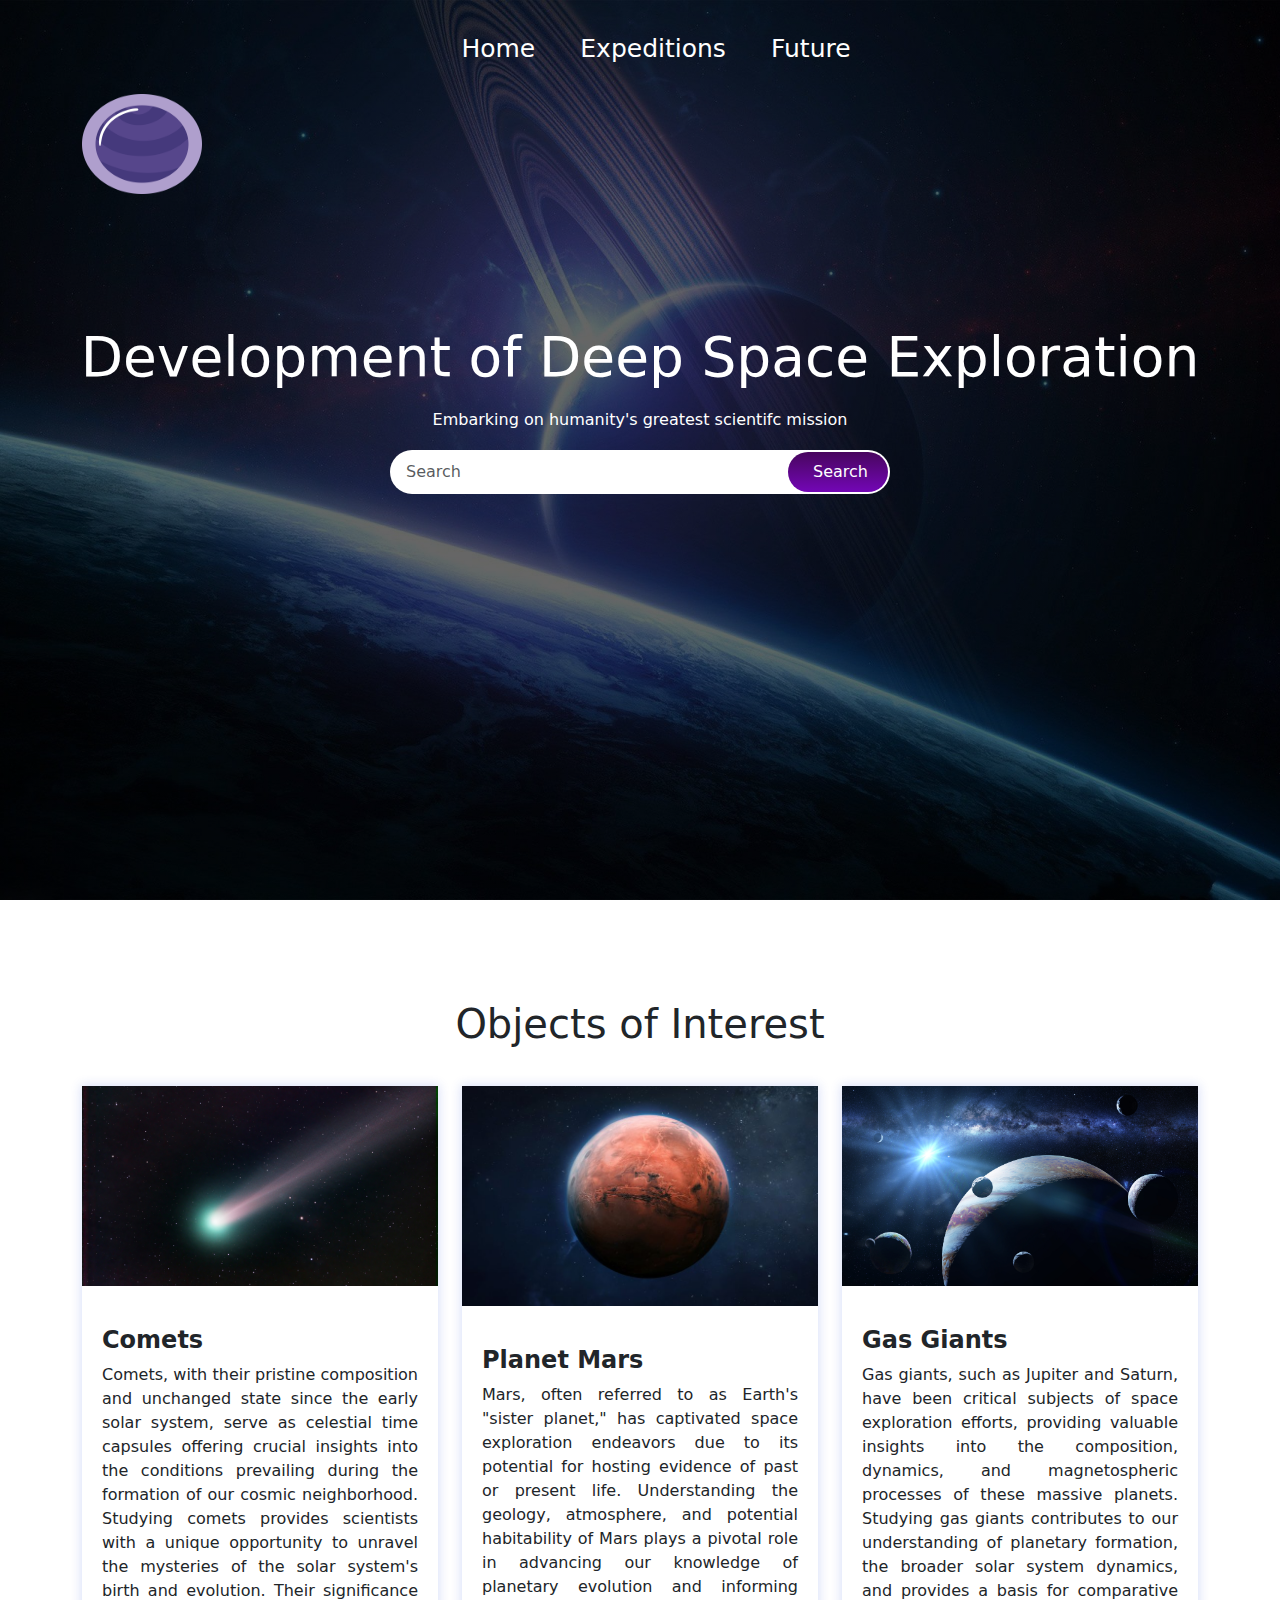
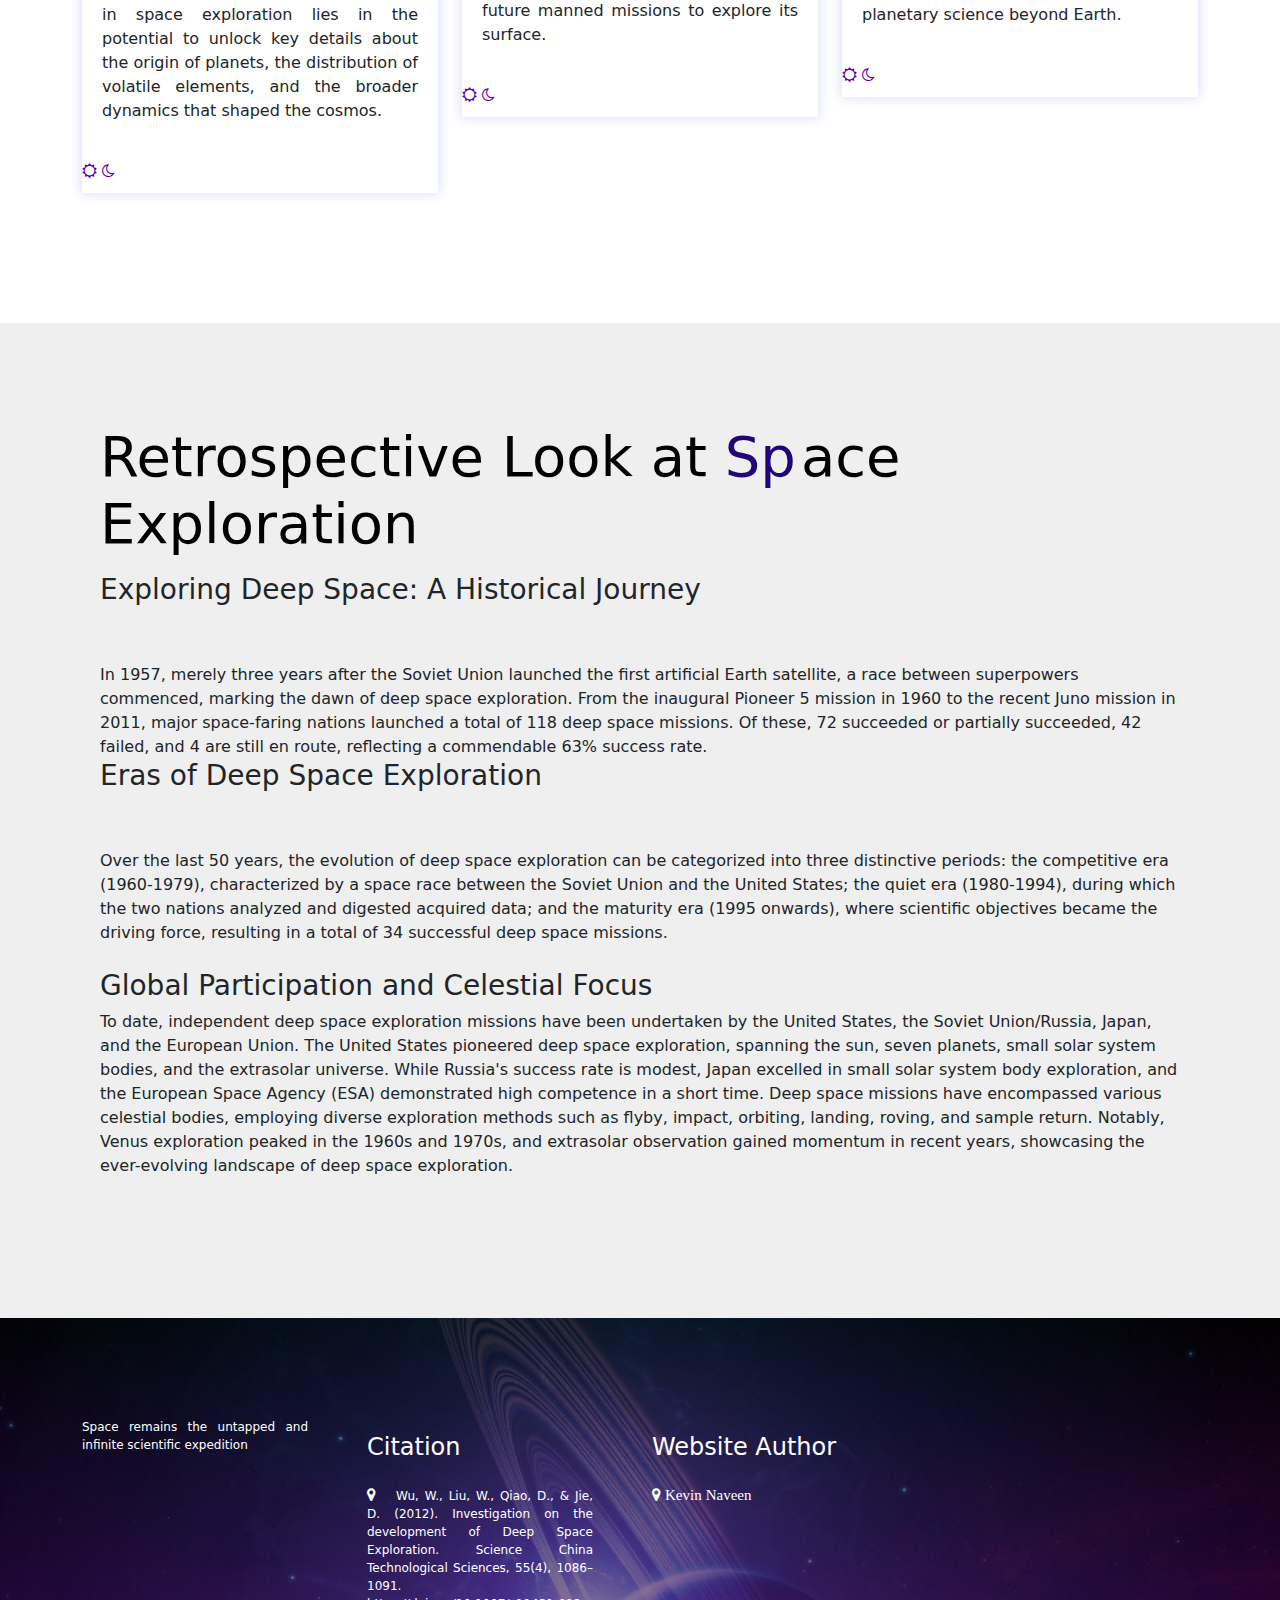
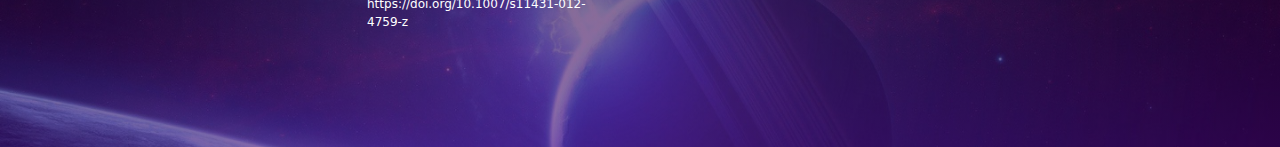
<file: index.html>
<html>

<head>
    <title>Development of Space Exploration Site</title>
    <link rel="stylesheet" href="Styles.css">
    <meta name="viewport" content="width=device-wdith, initial-scale=1.0">
    <!-- the link to the boostrap cdn  -->
    <link rel="stylesheet" href="https://cdn.jsdelivr.net/npm/bootstrap@5.2.3/dist/css/bootstrap.min.css">

    <link rel="stylesheet" href=" https://cdnjs.cloudflare.com/ajax/libs/font-awesome/4.7.0/css/font-awesome.css">







<body>

    <section class="header">
        <div class="container">
            <div id="nav-bar">
                <nav>

                    <ul>
                        <li class="nav-item"><a href="index.html"> Home </a></li>
                        <li class="nav-item"><a href="expeditions.html"> Expeditions</a></li>
                        <li class="nav-item"><a href="future.html"> Future </a></li>

                    </ul>
                </nav>

            </div>

            <img src="/Images/space-icon.png" alt="Planet icon">

        </div>
        <h1>Development of Deep Space Exploration</h1>
        <p>Embarking on humanity's greatest scientifc mission</p>

        <!-- bootstrap search button code -->
        <div class="input-group">
            <input type="text" class="form-control" placeholder="Search">
            <div class="input-group-append">
                <button type="button" class="input-group-text btn">Search</button>

            </div>
        </div>

    </section>

    <section class="features">
        <h1> Objects of Interest</h1>
        <div class="container">
            <div class="row">
                <div class="col-md-4">
                    <div class="feature-box">
                        <div class="feature-img">

                            <img src="Images/comets.jpg" alt="comet">

                        </div>
                        <div class="feature-details">
                            <h4>Comets</h4>
                            <p>Comets, with their pristine composition and unchanged state since the early solar system,
                                serve as celestial time capsules offering crucial insights into the conditions
                                prevailing during the formation of our cosmic neighborhood. Studying comets provides
                                scientists with a unique opportunity to unravel the mysteries of the solar system's
                                birth and evolution. Their significance in space exploration lies in the potential to
                                unlock key details about the origin of planets, the distribution of volatile elements,
                                and the broader dynamics that shaped the cosmos. </p>
                        </div>


                        <span><i class="fa fa-sun-o" aria-hidden="true"></i></span>
                        <span><i class="fa fa-moon-o" aria-hidden="true"></i></span>
                    </div>
                </div>
                <div class="col-md-4">
                    <div class="feature-box">
                        <div class="feature-img">

                            <img src="Images/mars.jpeg" alt="Mars">

                        </div>
                        <div class="feature-details">
                            <h4>Planet Mars</h4>
                            <p>Mars, often referred to as Earth's "sister planet," has captivated space exploration
                                endeavors due to its potential for hosting evidence of past or present life.
                                Understanding the geology, atmosphere, and potential habitability of Mars plays a
                                pivotal role in advancing our knowledge of planetary evolution and informing future
                                manned missions to explore its surface. </p>
                        </div>

                        <span><i class="fa fa-sun-o" aria-hidden="true"></i></span>
                        <span><i class="fa fa-moon-o" aria-hidden="true"></i></span>
                    </div>


                </div>
                <div class="col-md-4">
                    <div class="feature-box">
                        <div class="feature-img">

                            <img src="Images/gas-giants.jpg" alt="Gas Giant Picture">

                        </div>
                        <div class="feature-details">
                            <h4>Gas Giants</h4>
                            <p>Gas giants, such as Jupiter and Saturn, have been critical subjects of space exploration
                                efforts, providing valuable insights into the composition, dynamics, and magnetospheric
                                processes of these massive planets. Studying gas giants contributes to our understanding
                                of planetary formation, the broader solar system dynamics, and provides a basis for
                                comparative planetary science beyond Earth. </p>
                        </div>


                        <span><i class="fa fa-sun-o" aria-hidden="true"></i></span>
                        <span><i class="fa fa-moon-o" aria-hidden="true"></i></span>
                    </div>

                </div>
            </div>
        </div>

    </section>



    <div class="sec">
        <div class="sec-title">
            <h2>Retrospective Look at </h2>
            <h2 style="color: rgb(33, 4, 120);">Sp</h2>
            <h2>ace Exploration</h2>

        </div>

        <p>
        <h3>Exploring Deep Space: A Historical Journey</h3>
        <br><br>

        In 1957, merely three years after the Soviet Union launched the first artificial Earth satellite, a race
        between superpowers commenced, marking the dawn of deep space exploration. From the inaugural Pioneer 5
        mission in 1960 to the recent Juno mission in 2011, major space-faring nations launched a total of 118
        deep space missions. Of these, 72 succeeded or partially succeeded, 42 failed, and 4 are still en route,
        reflecting a commendable 63% success rate.
        <br>

        <h3>Eras of Deep Space Exploration</h3>
        <br>
        <br>

        Over the last 50 years, the evolution of deep space exploration can be categorized into three
        distinctive periods: the competitive era (1960-1979), characterized by a space race between the Soviet
        Union and the United States; the quiet era (1980-1994), during which the two nations analyzed and
        digested acquired data; and the maturity era (1995 onwards), where scientific objectives became the
        driving force, resulting in a total of 34 successful deep space missions.
        <br>
        <br>

        <h3>Global Participation and Celestial Focus</h3>

        To date, independent deep space exploration missions have been undertaken by the United States, the
        Soviet Union/Russia, Japan, and the European Union. The United States pioneered deep space exploration,
        spanning the sun, seven planets, small solar system bodies, and the extrasolar universe. While Russia's
        success rate is modest, Japan excelled in small solar system body exploration, and the European Space
        Agency (ESA) demonstrated high competence in a short time. Deep space missions have encompassed various
        celestial bodies, employing diverse exploration methods such as flyby, impact, orbiting, landing,
        roving, and sample return. Notably, Venus exploration peaked in the 1960s and 1970s, and extrasolar
        observation gained momentum in recent years, showcasing the ever-evolving landscape of deep space
        exploration.
        <br><br>




        </p>
    </div>





    <section class="footer">
        <div class="container">
            <div class="row">
                <div class="col-md-3">
                    <!-- <img src="Images/sp" class="footer-logo" alt=""> -->
                    <p>Space remains the untapped and infinite scientific expedition</p>

                </div>
                <div class="col-md-3">
                    <h4>Citation</h4>
                    <p> <i class="fa fa-map-marker" aria-hidden="true"></i>Wu, W., Liu, W., Qiao, D., &amp; Jie, D.
                        (2012). Investigation on the development of Deep Space Exploration. Science China Technological
                        Sciences, 55(4), 1086–1091. https://doi.org/10.1007/s11431-012-4759-z
                    </p>



                </div>
                <div class="col-md-3">
                    <h4>Website Author</h4>
                    <p><i class="fa fa-map-marker" aria-hidden="true"> Kevin Naveen</i></p>



                </div>
                <div class="col-md-3">

                </div>
            </div>

        </div>
    </section>
</body>
</head>

</html>
</file>
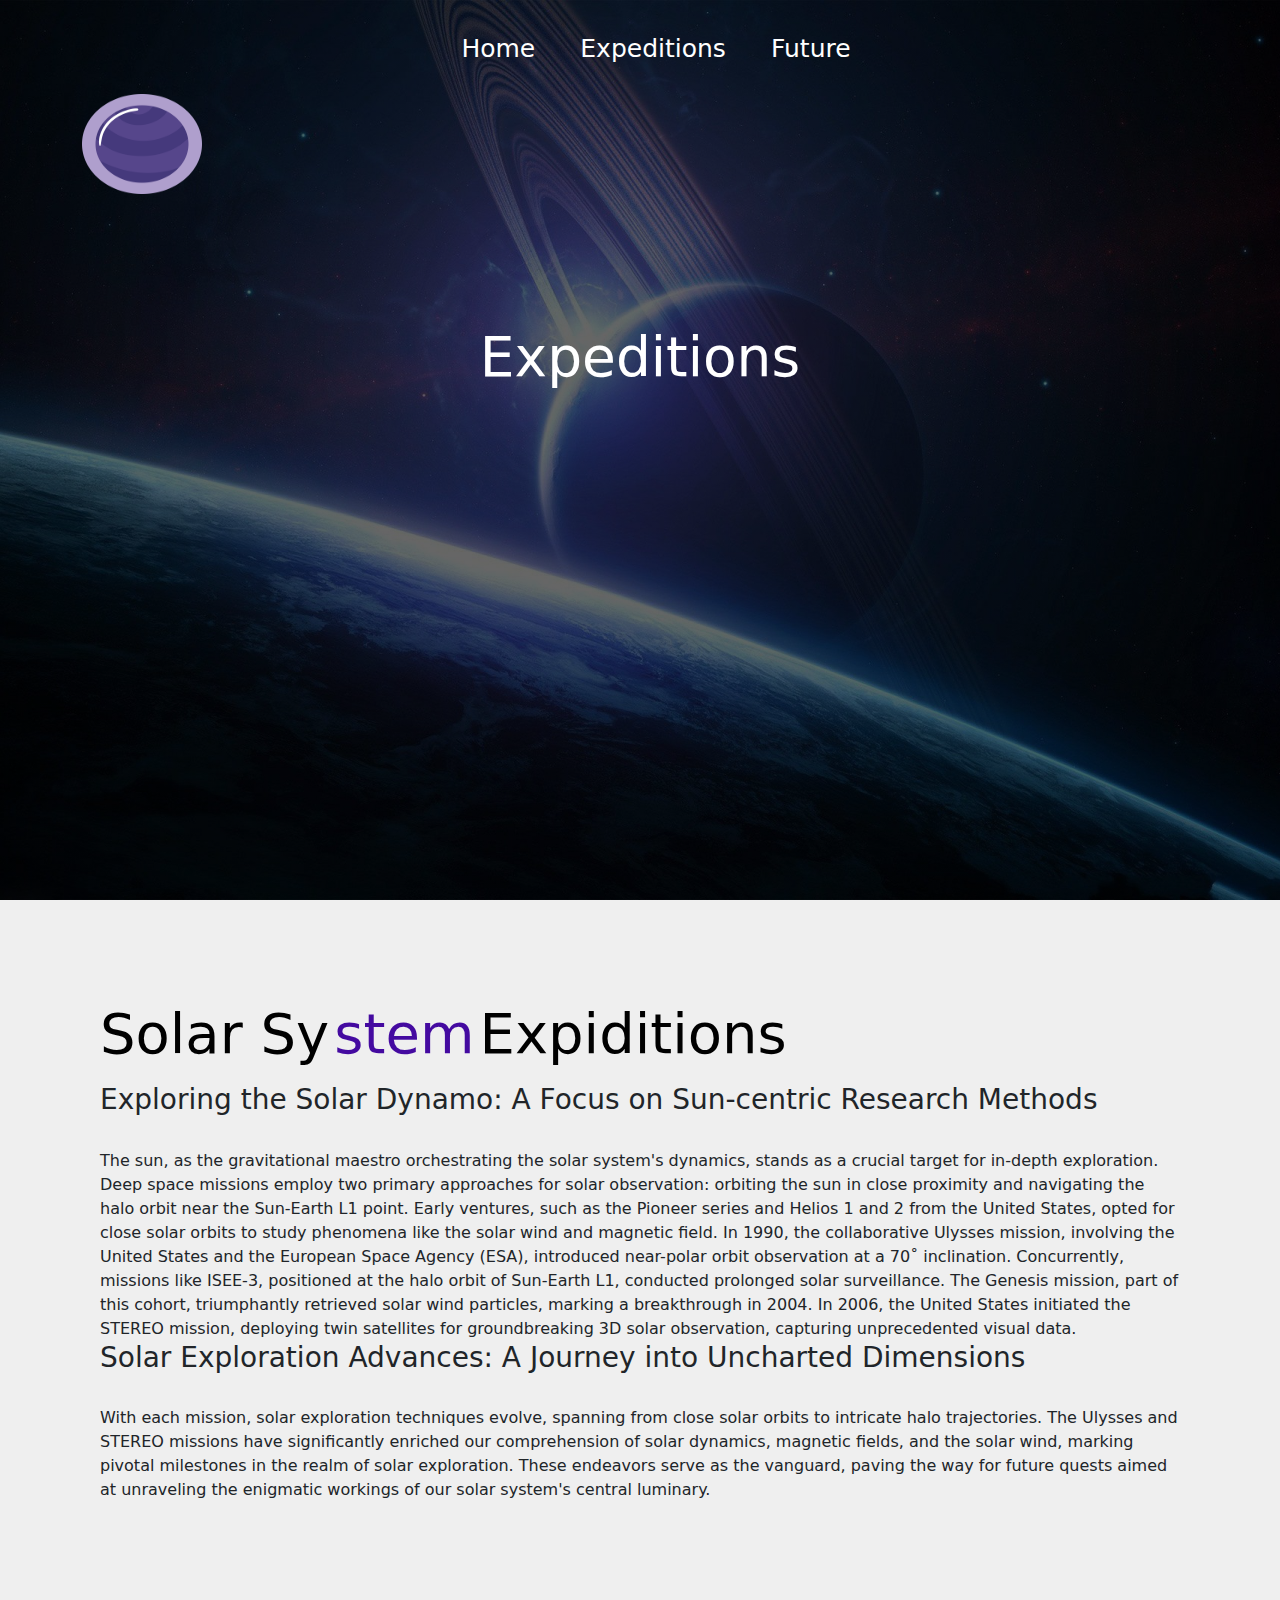
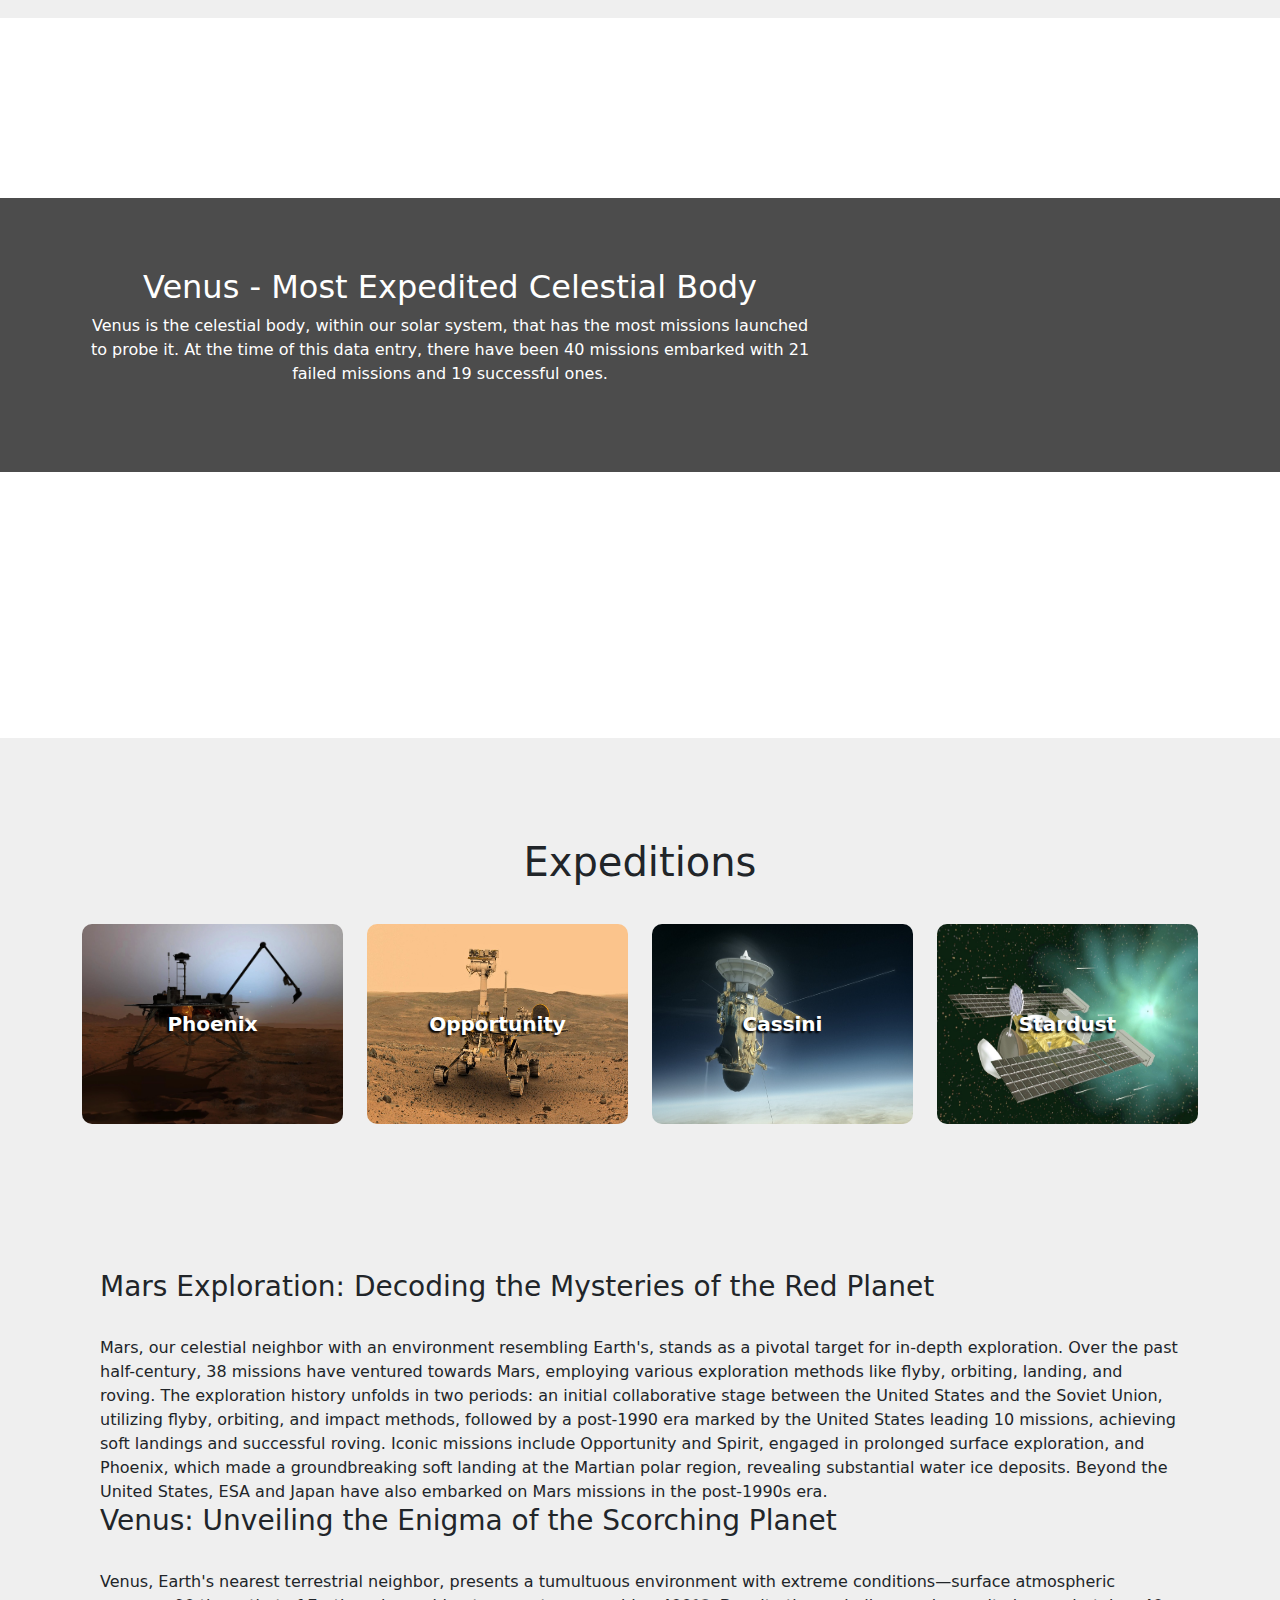
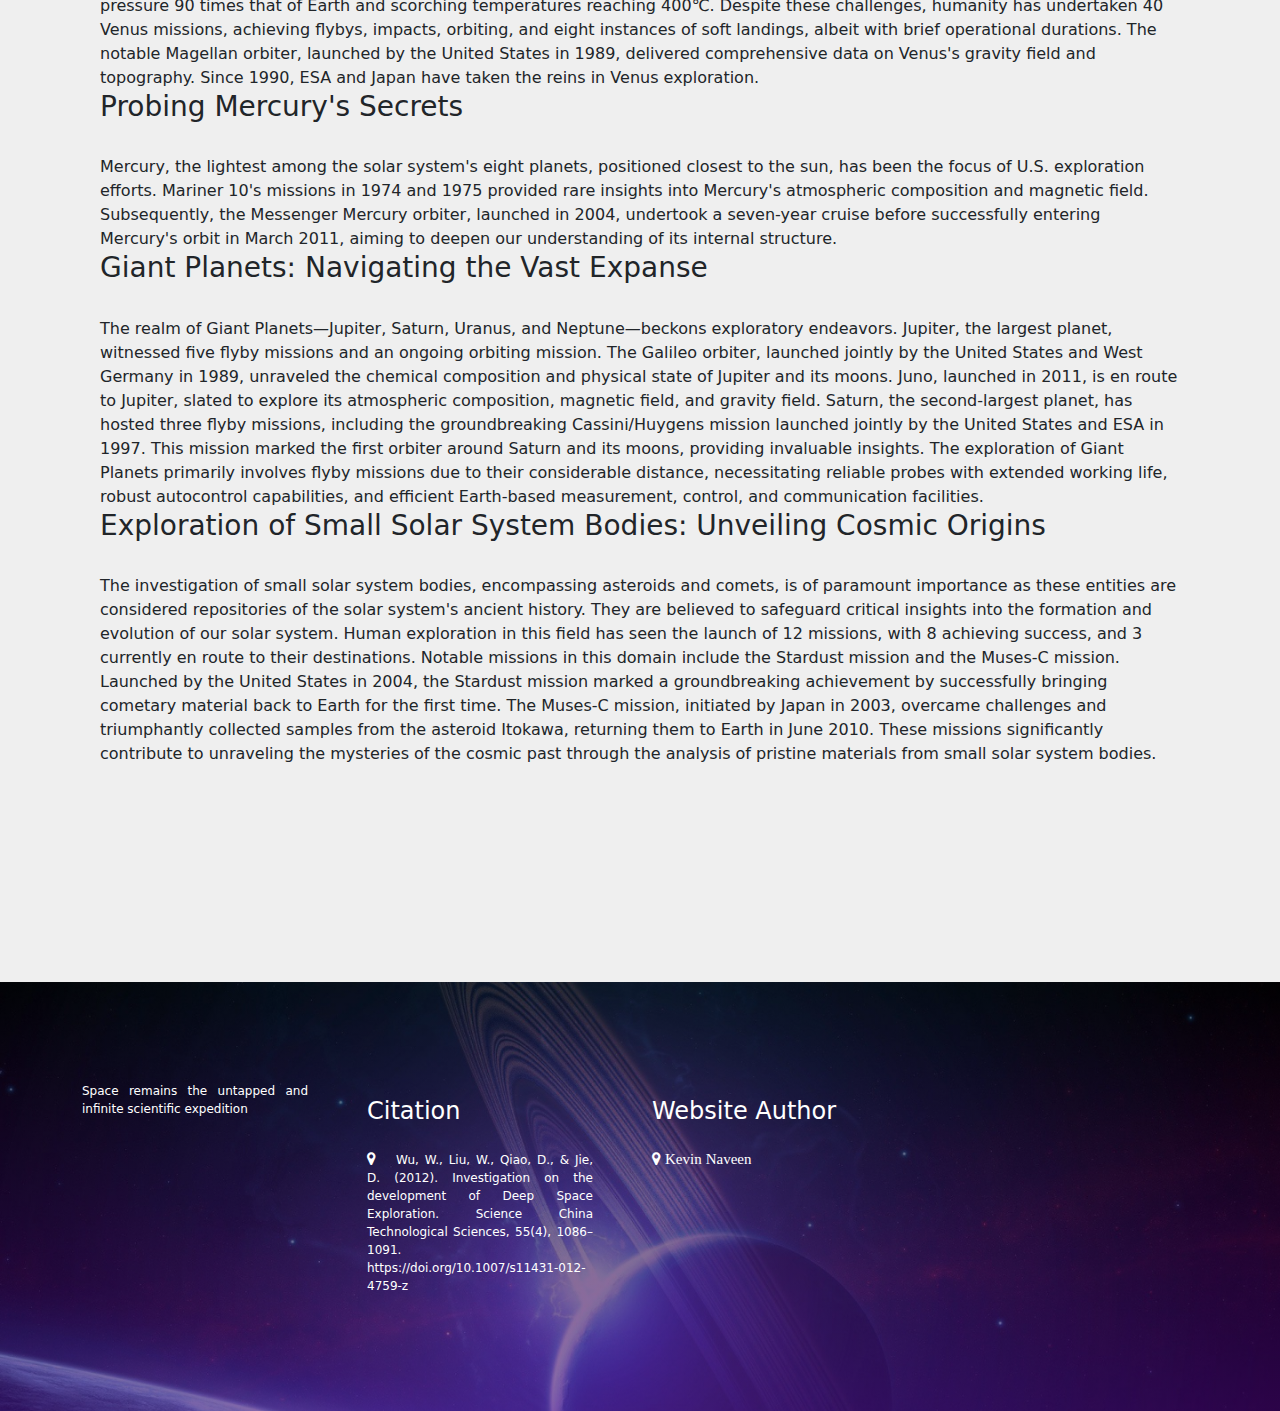
<file: expeditions.html>
<html>

<head>
    <title>Space Exploration</title>
    <link rel="stylesheet" href="Styles.css">
    <meta name="viewport" content="width=device-wdith, initial-scale=1.0">
    <!-- the link to the boostrap cdn  -->
    <link rel="stylesheet" href="https://cdn.jsdelivr.net/npm/bootstrap@5.2.3/dist/css/bootstrap.min.css">

    <link rel="stylesheet" href=" https://cdnjs.cloudflare.com/ajax/libs/font-awesome/4.7.0/css/font-awesome.css">







<body>
    <section class="header">
        <div class="container">

            <div id="nav-bar">
                <nav>

                    <ul>
                        <li class="nav-item"><a href="index.html"> Home </a></li>
                        <li class="nav-item"><a href="expeditions.html"> Expeditions </a></li>
                        <li class="nav-item"><a href="future.html"> Future </a></li>

                    </ul>
                </nav>

            </div>


            <img src="/Images/space-icon.png" alt="Planet icon">

        </div>
        <h1>Expeditions</h1>



    </section>

    <div class="sec">
        <div class="sec-title">
            <h2>Solar Sy</h2>
            <h2 style="color: rgb(68, 10, 160);">stem</h2>
            <h2>Expiditions</h2>

        </div>

        <p>
        <h3>Exploring the Solar Dynamo: A Focus on Sun-centric Research Methods</h3>
        <br>


        The sun, as the gravitational maestro orchestrating the solar system's dynamics, stands as a crucial target
        for in-depth exploration. Deep space missions employ two primary approaches for solar observation: orbiting
        the sun in close proximity and navigating the halo orbit near the Sun-Earth L1 point. Early ventures, such
        as the Pioneer series and Helios 1 and 2 from the United States, opted for close solar orbits to study
        phenomena like the solar wind and magnetic field. In 1990, the collaborative Ulysses mission, involving the
        United States and the European Space Agency (ESA), introduced near-polar orbit observation at a 70˚
        inclination. Concurrently, missions like ISEE-3, positioned at the halo orbit of Sun-Earth L1, conducted
        prolonged solar surveillance. The Genesis mission, part of this cohort, triumphantly retrieved solar wind
        particles, marking a breakthrough in 2004. In 2006, the United States initiated the STEREO mission,
        deploying twin satellites for groundbreaking 3D solar observation, capturing unprecedented visual data.
        <br>

        <h3>Solar Exploration Advances: A Journey into Uncharted Dimensions</h3>
        <br>


        With each mission, solar exploration techniques evolve, spanning from close solar orbits to intricate halo
        trajectories. The Ulysses and STEREO missions have significantly enriched our comprehension of solar
        dynamics, magnetic fields, and the solar wind, marking pivotal milestones in the realm of solar exploration.
        These endeavors serve as the vanguard, paving the way for future quests aimed at unraveling the enigmatic
        workings of our solar system's central luminary.










        </p>
    </div>

    <section class="banner">
        <div class="banner-highlights">
            <div class="container">
                <div class="row">
                    <div class="col-md-8">
                        <h2>Venus - Most Expedited Celestial Body</h2>
                        <p>Venus is the celestial body, within our solar system, that has the most missions launched to
                            probe it. At the time of this data entry, there have been 40 missions embarked with 21
                            failed missions and 19 successful ones.
                        </p>

                    </div>
                    <div class="col-md-4">



                    </div>
                </div>
            </div>
        </div>
    </section>



    <section class="gallery">
        <h1>Expeditions</h1>

        <div class="container">
            <div class="row">
                <div class="col-md-3">
                    <div class="gallery-box">
                        <img src="Images/phoenix.jpg" alt="NASA Phoenix">
                        <h4>Phoenix </h4>
                    </div>
                </div>
                <div class="col-md-3">
                    <div class="gallery-box">
                        <img src="Images/Opportunity.jpg" alt="Opportunity">
                        <h4>Opportunity</h4>
                    </div>
                </div>
                <div class="col-md-3">
                    <div class="gallery-box">
                        <img src="Images/cassini-mission.jpg" alt="Cassini mission">
                        <h4>Cassini</h4>
                    </div>
                </div>
                <div class="col-md-3">
                    <div class="gallery-box">
                        <img src="Images/stardust.jpg" alt="stardust mission">
                        <h4>Stardust</h4>
                    </div>
                </div>
            </div>

        </div>

        <div class="sec">
            <p>
            <h3>Mars Exploration: Decoding the Mysteries of the Red Planet</h3>
            <br>

            Mars, our celestial neighbor with an environment resembling Earth's, stands as a pivotal target for
            in-depth exploration. Over the past half-century, 38 missions have ventured towards Mars, employing
            various exploration methods like flyby, orbiting, landing, and roving. The exploration history unfolds
            in two periods: an initial collaborative stage between the United States and the Soviet Union, utilizing
            flyby, orbiting, and impact methods, followed by a post-1990 era marked by the United States leading 10
            missions, achieving soft landings and successful roving. Iconic missions include Opportunity and Spirit,
            engaged in prolonged surface exploration, and Phoenix, which made a groundbreaking soft landing at the
            Martian polar region, revealing substantial water ice deposits. Beyond the United States, ESA and Japan
            have also embarked on Mars missions in the post-1990s era.
            <br>

            <h3>Venus: Unveiling the Enigma of the Scorching Planet</h3>
            <br>

            Venus, Earth's nearest terrestrial neighbor, presents a tumultuous environment with extreme
            conditions—surface atmospheric pressure 90 times that of Earth and scorching temperatures reaching 400℃.
            Despite these challenges, humanity has undertaken 40 Venus missions, achieving flybys, impacts,
            orbiting, and eight instances of soft landings, albeit with brief operational durations. The notable
            Magellan orbiter, launched by the United States in 1989, delivered comprehensive data on Venus's gravity
            field and topography. Since 1990, ESA and Japan have taken the reins in Venus exploration.
            <br>

            <h3>Probing Mercury's Secrets</h3>
            <br>

            Mercury, the lightest among the solar system's eight planets, positioned closest to the sun, has been
            the focus of U.S. exploration efforts. Mariner 10's missions in 1974 and 1975 provided rare insights
            into Mercury's atmospheric composition and magnetic field. Subsequently, the Messenger Mercury orbiter,
            launched in 2004, undertook a seven-year cruise before successfully entering Mercury's orbit in March
            2011, aiming to deepen our understanding of its internal structure.
            <br>

            <h3>Giant Planets: Navigating the Vast Expanse</h3>
            <br>

            The realm of Giant Planets—Jupiter, Saturn, Uranus, and Neptune—beckons exploratory endeavors. Jupiter,
            the largest planet, witnessed five flyby missions and an ongoing orbiting mission. The Galileo orbiter,
            launched jointly by the United States and West Germany in 1989, unraveled the chemical composition and
            physical state of Jupiter and its moons. Juno, launched in 2011, is en route to Jupiter, slated to
            explore its atmospheric composition, magnetic field, and gravity field. Saturn, the second-largest
            planet, has hosted three flyby missions, including the groundbreaking Cassini/Huygens mission launched
            jointly by the United States and ESA in 1997. This mission marked the first orbiter around Saturn and
            its moons, providing invaluable insights. The exploration of Giant Planets primarily involves flyby
            missions due to their considerable distance, necessitating reliable probes with extended working life,
            robust autocontrol capabilities, and efficient Earth-based measurement, control, and communication
            facilities.
            <br>

            <h3>Exploration of Small Solar System Bodies: Unveiling Cosmic Origins</h3>
            <br>

            The investigation of small solar system bodies, encompassing asteroids and comets, is of paramount
            importance as these entities are considered repositories of the solar system's ancient history. They are
            believed to safeguard critical insights into the formation and evolution of our solar system. Human
            exploration in this field has seen the launch of 12 missions, with 8 achieving success, and 3 currently en
            route to their destinations. Notable missions in this domain include the Stardust mission and the Muses-C
            mission. Launched by the United States in 2004, the Stardust mission marked a groundbreaking achievement by
            successfully bringing cometary material back to Earth for the first time. The Muses-C mission, initiated by
            Japan in 2003, overcame challenges and triumphantly collected samples from the asteroid Itokawa, returning
            them to Earth in June 2010. These missions significantly contribute to unraveling the mysteries of the
            cosmic past through the analysis of pristine materials from small solar system bodies.
            <br>
            </p>
        </div>
    </section>
    </div>

    <section class="footer">
        <div class="container">
            <div class="row">
                <div class="col-md-3">
                    <!-- <img src="Images/sp" class="footer-logo" alt=""> -->
                    <p>Space remains the untapped and infinite scientific expedition</p>

                </div>
                <div class="col-md-3">
                    <h4>Citation</h4>
                    <p> <i class="fa fa-map-marker" aria-hidden="true"></i>Wu, W., Liu, W., Qiao, D., &amp; Jie, D.
                        (2012). Investigation on the development of Deep Space Exploration. Science China Technological
                        Sciences, 55(4), 1086–1091. https://doi.org/10.1007/s11431-012-4759-z
                    </p>



                </div>
                <div class="col-md-3">
                    <h4>Website Author</h4>
                    <p><i class="fa fa-map-marker" aria-hidden="true"> Kevin Naveen</i></p>



                </div>
                <div class="col-md-3">

                </div>
            </div>

        </div>
    </section>



</body>
</head>

</html>
</file>
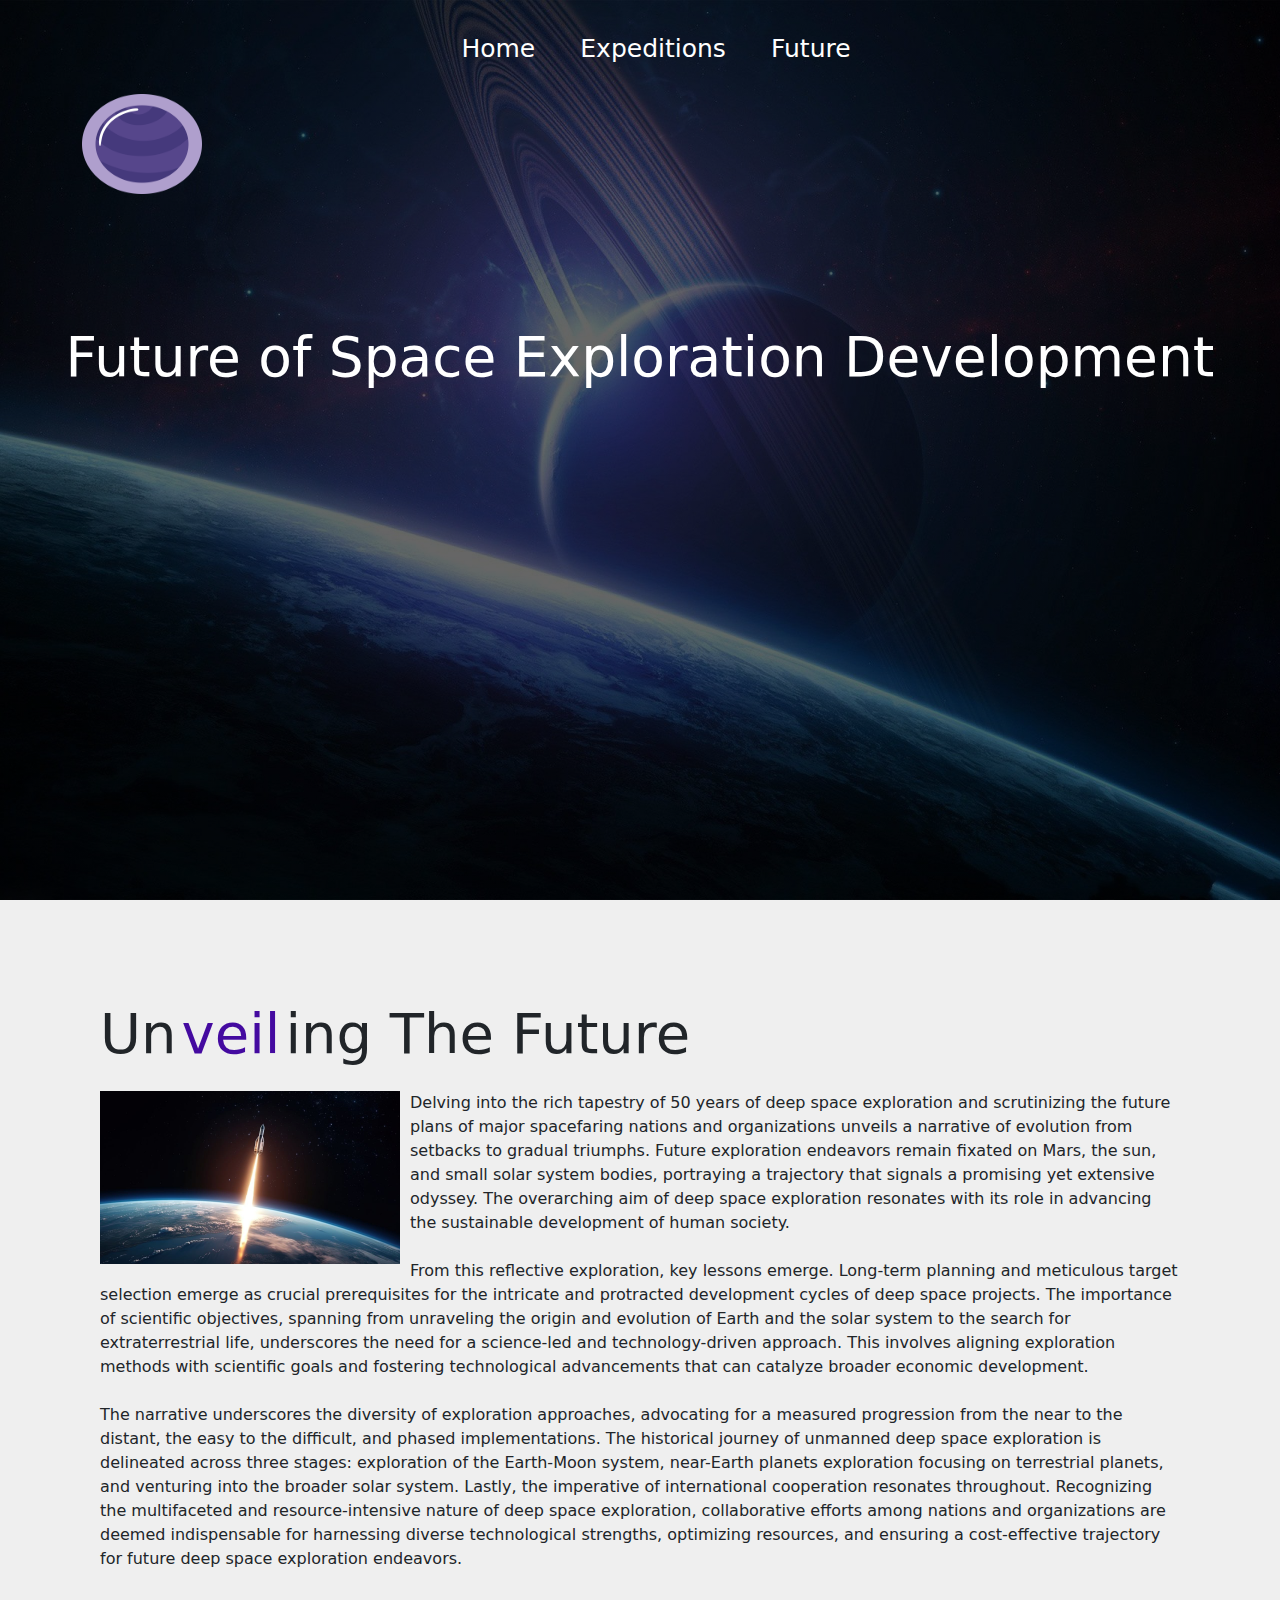
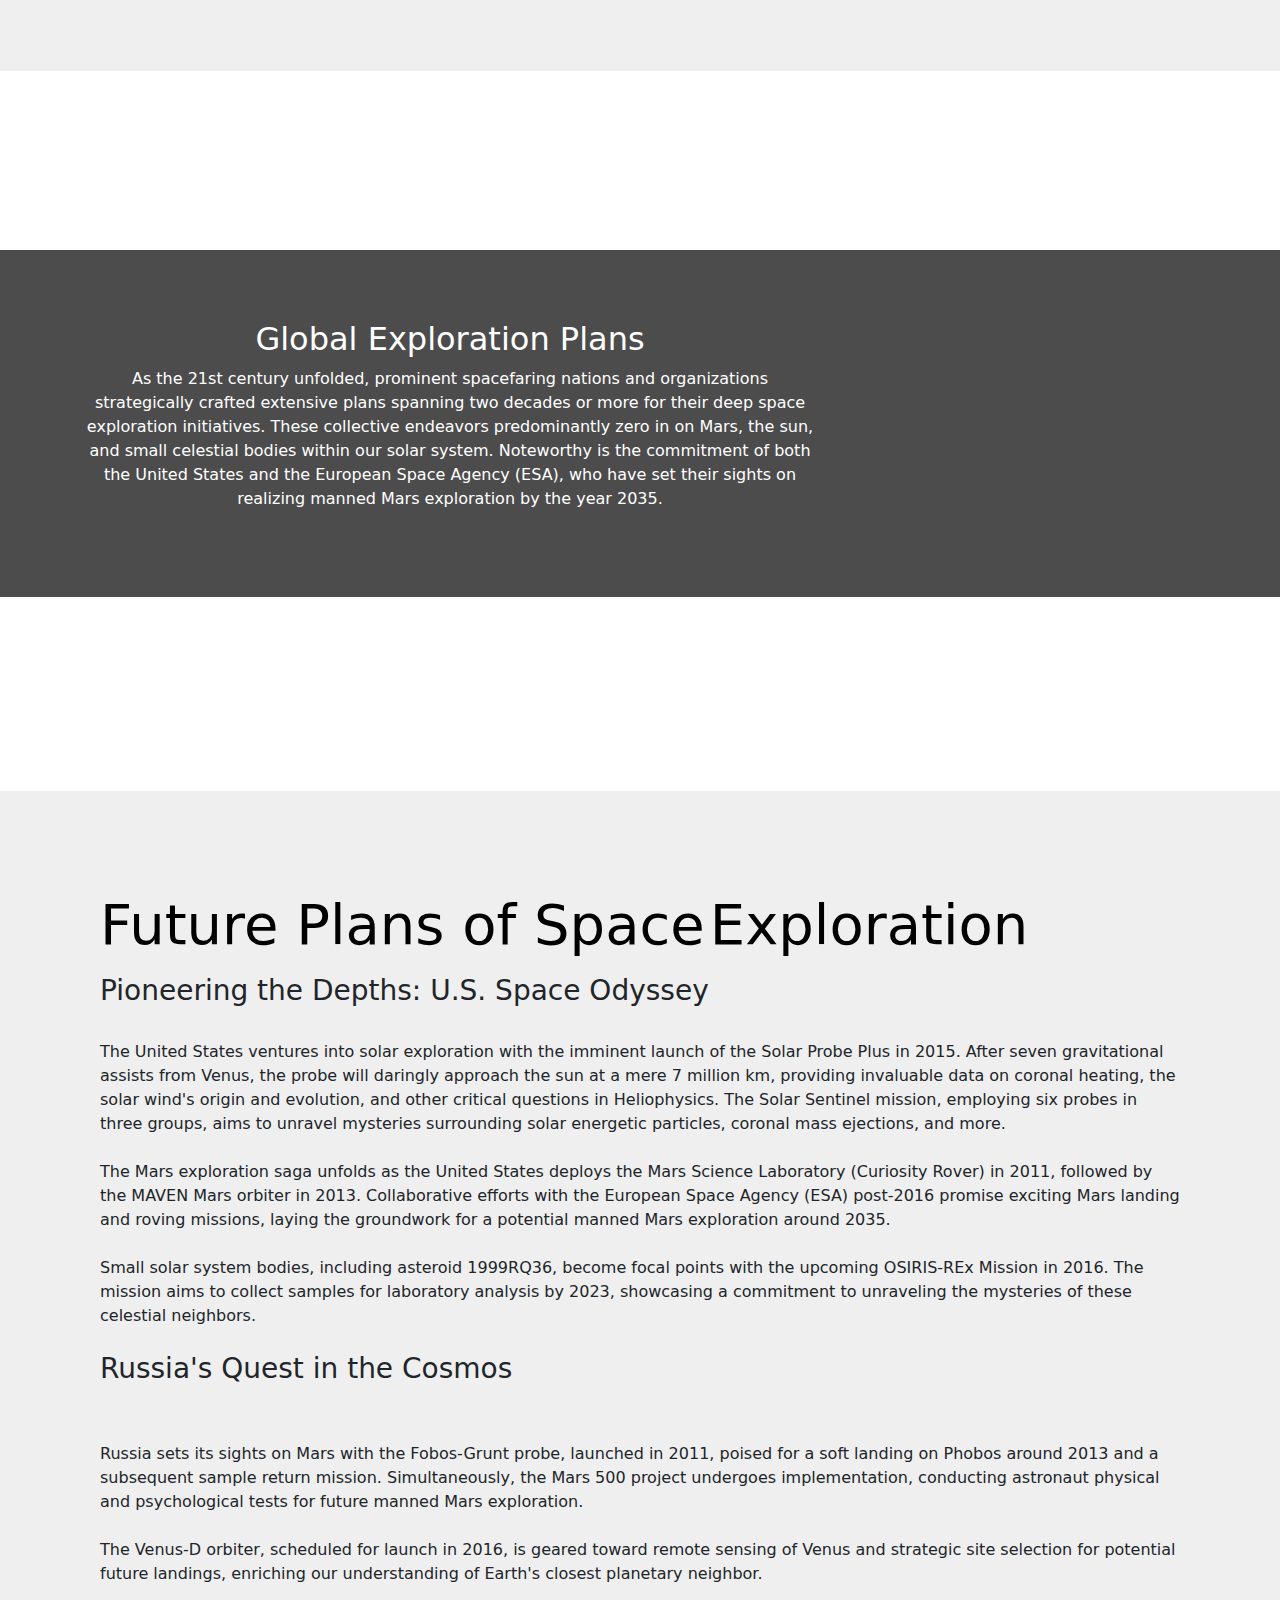
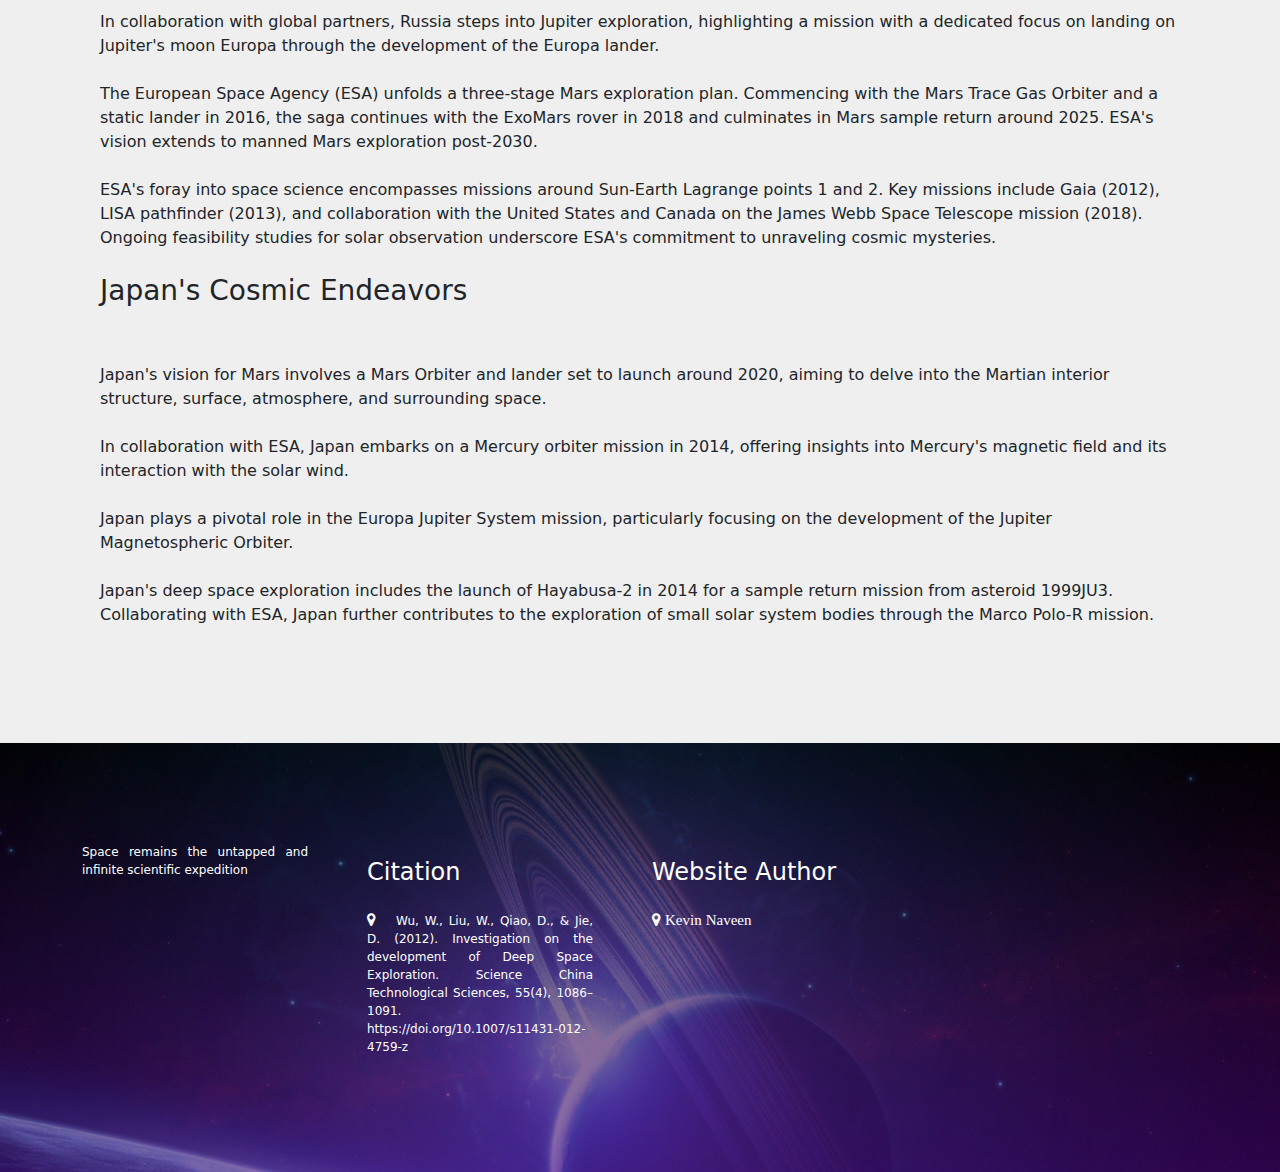
<file: future.html>
<html>

<head>
    <title>UK Travel Website</title>
    <link rel="stylesheet" href="Styles.css">
    <meta name="viewport" content="width=device-wdith, initial-scale=1.0">
    <!-- the link to the boostrap cdn  -->
    <link rel="stylesheet" href="https://cdn.jsdelivr.net/npm/bootstrap@5.2.3/dist/css/bootstrap.min.css">

    <link rel="stylesheet" href=" https://cdnjs.cloudflare.com/ajax/libs/font-awesome/4.7.0/css/font-awesome.css">







<body>
    <section class="header">
        <div class="container">
            <div id="nav-bar">
                <nav>

                    <ul>
                        <li class="nav-item"><a href="index.html"> Home </a></li>
                        <li class="nav-item"><a href="expeditions.html"> Expeditions </a></li>
                        <li class="nav-item"><a href="future.html"> Future </a></li>

                    </ul>
                </nav>

            </div>


            <img src="/Images/space-icon.png" alt="Space icon">

        </div>
        <h1>Future of Space Exploration Development</h1>



    </section>

    <div class="future-section">
        <h2>Un</h2>
        <h2 style="color: rgb(68, 10, 160);;">veil</h2>
        <h2>ing The Future</h2>
        <br><br>

        <img src="Images/future-space.jpg" alt="Rocket Ship">
        <p>Delving into the rich tapestry of 50 years of deep space exploration and scrutinizing the future plans of
            major spacefaring nations and organizations unveils a narrative of evolution from setbacks to gradual
            triumphs. Future exploration endeavors remain fixated on Mars, the sun, and small solar system bodies,
            portraying a trajectory that signals a promising yet extensive odyssey. The overarching aim of deep space
            exploration resonates with its role in advancing the sustainable development of human society.

            <br>
            <br>

            From this reflective exploration, key lessons emerge. Long-term planning and meticulous target selection
            emerge as crucial prerequisites for the intricate and protracted development cycles of deep space projects.
            The importance of scientific objectives, spanning from unraveling the origin and evolution of Earth and the
            solar system to the search for extraterrestrial life, underscores the need for a science-led and
            technology-driven approach. This involves aligning exploration methods with scientific goals and fostering
            technological advancements that can catalyze broader economic development.
            <br>
            <br>

            The narrative underscores the diversity of exploration approaches, advocating for a measured progression
            from the near to the distant, the easy to the difficult, and phased implementations. The historical journey
            of unmanned deep space exploration is delineated across three stages: exploration of the Earth-Moon system,
            near-Earth planets exploration focusing on terrestrial planets, and venturing into the broader solar system.
            Lastly, the imperative of international cooperation resonates throughout. Recognizing the multifaceted and
            resource-intensive nature of deep space exploration, collaborative efforts among nations and organizations
            are deemed indispensable for harnessing diverse technological strengths, optimizing resources, and ensuring
            a cost-effective trajectory for future deep space exploration endeavors.
        </p>
    </div>
    <section class="banner">
        <div class="banner-highlights">
            <div class="container">
                <div class="row">
                    <div class="col-md-8">
                        <h2>Global Exploration Plans</h2>
                        <p>As the 21st century unfolded, prominent spacefaring nations and organizations strategically
                            crafted extensive plans spanning two decades or more for their deep space exploration
                            initiatives. These collective endeavors predominantly zero in on
                            Mars, the sun, and small celestial bodies within our solar system. Noteworthy is the
                            commitment of both the United States and the European Space Agency (ESA), who have set their
                            sights on realizing manned Mars exploration by the year 2035.
                        </p>

                    </div>
                    <div class="col-md-4">



                    </div>
                </div>
            </div>
        </div>
    </section>

    <div class="sec">
        <div class="sec-title">
            <h2>Future Plans of </h2>
            <h2 style="">Space</h2>
            <h2>Exploration</h2>

        </div>

        <p>
        <h3>Pioneering the Depths: U.S. Space Odyssey</h3>
        <br>



        The United States ventures into solar exploration with the imminent launch of the Solar Probe Plus in 2015.
        After seven gravitational assists from Venus, the probe will daringly approach the sun at a mere 7 million
        km, providing invaluable data on coronal heating, the solar wind's origin and evolution, and other critical
        questions in Heliophysics. The Solar Sentinel mission, employing six probes in three groups, aims to unravel
        mysteries surrounding solar energetic particles, coronal mass ejections, and more.
        <br>
        <br>



        The Mars exploration saga unfolds as the United States deploys the Mars Science Laboratory (Curiosity Rover)
        in 2011, followed by the MAVEN Mars orbiter in 2013. Collaborative efforts with the European Space Agency
        (ESA) post-2016 promise exciting Mars landing and roving missions, laying the groundwork for a potential
        manned Mars exploration around 2035.
        <br>
        <br>



        Small solar system bodies, including asteroid 1999RQ36, become focal points with the upcoming OSIRIS-REx
        Mission in 2016. The mission aims to collect samples for laboratory analysis by 2023, showcasing a
        commitment to unraveling the mysteries of these celestial neighbors.
        <br>
        <br>

        <h3>Russia's Quest in the Cosmos</h3>
        <br>
        <br>



        Russia sets its sights on Mars with the Fobos-Grunt probe, launched in 2011, poised for a soft landing on
        Phobos around 2013 and a subsequent sample return mission. Simultaneously, the Mars 500 project undergoes
        implementation, conducting astronaut physical and psychological tests for future manned Mars exploration.

        <br>
        <br>

        The Venus-D orbiter, scheduled for launch in 2016, is geared toward remote sensing of Venus and strategic
        site selection for potential future landings, enriching our understanding of Earth's closest planetary
        neighbor. <br> <br>



        In collaboration with global partners, Russia steps into Jupiter exploration, highlighting a mission with a
        dedicated focus on landing on Jupiter's moon Europa through the development of the Europa lander. <br> <br>




        The European Space Agency (ESA) unfolds a three-stage Mars exploration plan. Commencing with the Mars Trace
        Gas Orbiter and a static lander in 2016, the saga continues with the ExoMars rover in 2018 and culminates in
        Mars sample return around 2025. ESA's vision extends to manned Mars exploration post-2030. <br> <br>



        ESA's foray into space science encompasses missions around Sun-Earth Lagrange points 1 and 2. Key missions
        include Gaia (2012), LISA pathfinder (2013), and collaboration with the United States and Canada on the
        James Webb Space Telescope mission (2018). Ongoing feasibility studies for solar observation underscore
        ESA's commitment to unraveling cosmic mysteries.
        <br>
        <br>

        <h3>Japan's Cosmic Endeavors</h3>
        <br>
        <br>



        Japan's vision for Mars involves a Mars Orbiter and lander set to launch around 2020, aiming to delve into
        the Martian interior structure, surface, atmosphere, and surrounding space.
        <br>
        <br>



        In collaboration with ESA, Japan embarks on a Mercury orbiter mission in 2014, offering insights into
        Mercury's magnetic field and its interaction with the solar wind.
        <br> <br>


        Japan plays a pivotal role in the Europa Jupiter System mission, particularly focusing on the development of
        the Jupiter Magnetospheric Orbiter.
        <br>
        <br>



        Japan's deep space exploration includes the launch of Hayabusa-2 in 2014 for a sample return mission from
        asteroid 1999JU3. Collaborating with ESA, Japan further contributes to the exploration of small solar system
        bodies through the Marco Polo-R mission.





        </p>
    </div>
    <section class="footer">
        <div class="container">
            <div class="row">
                <div class="col-md-3">
                    <!-- <img src="Images/sp" class="footer-logo" alt=""> -->
                    <p>Space remains the untapped and infinite scientific expedition</p>

                </div>
                <div class="col-md-3">
                    <h4>Citation</h4>
                    <p> <i class="fa fa-map-marker" aria-hidden="true"></i>Wu, W., Liu, W., Qiao, D., &amp; Jie, D.
                        (2012). Investigation on the development of Deep Space Exploration. Science China Technological
                        Sciences, 55(4), 1086–1091. https://doi.org/10.1007/s11431-012-4759-z
                    </p>



                </div>
                <div class="col-md-3">
                    <h4>Website Author</h4>
                    <p><i class="fa fa-map-marker" aria-hidden="true"> Kevin Naveen</i></p>



                </div>
                <div class="col-md-3">

                </div>
            </div>

        </div>
    </section>









</body>
</head>

</html>
</file>
<file: Styles.css>
* {
    padding: 0;
    margin: 0;
}

.header {
    height: 100%;
    background-image: linear-gradient(rgba(0, 0, 0, 0.6), rgba(0, 0, 0, 0.6)), url(Images/space-bg.jpg);
    background-size: cover;
    background-position: center;
    background-attachment: fixed;
    padding-top: 20px;
    text-align: center;
    color: #fff;



}


.header img {
    /* editing logo */
    width: 120px;
    height: 100px;
    float: left;

}



/* editing the main text on the home page */
.header h1 {
    padding-top: 230px;
    padding-bottom: 0;
    font-size: 55px;
}

.header p {
    margin: 18px 0;
}


/* 
Search box */

.input-group {
    width: 90%;
    max-width: 500px;
    border-radius: 30px;
    background: #fff;
    margin: auto;
    padding: 2px;

}

.form-control {
    /* making the search bar circular */
    border: 0 !important;
    border-radius: 30px !important;
    margin: 2px;
    box-shadow: none !important
}

.input-group-text {
    /* for button near search box */
    width: 100px;
    height: 40px;
    background-image: linear-gradient(#48065e, #7306b6);
    border: 0 !important;
    color: #fff !important;
    padding: 0 25px !important;
    border-radius: 50px !important;
    box-shadow: none !important;
    transition: 0.5s;

}


/*---------------------------------  Featured section from here --------------------------------------------*/

.features {
    padding: 100px 0;
}

h1 {
    text-align: center;
    padding-bottom: 30px;

}

.feature-img img {
    width: 100%;



}




.feature-img {

    position: relative;
}

.features .fa {
    font-size: 15px;
    color: #5900ab;

}

.feature-details {
    padding: 20px;
    text-align: justify;

}

.feature-details h4 {
    font-weight: 600;
    margin-top: 20px;
}

.feature-details .fa {
    margin-right: 5px;
}

.feature-box {
    box-shadow: 0 0 10px 1px rgba(37, 73, 214, 0.18);
    margin-bottom: 30px;
    padding-bottom: 10px;
}

/* ----------------------Gallery section------------------ */
.gallery {
    padding: 100px 0;
    background: #efefef;


}



.gallery-box img {
    width: 100%;
    height: 200px;
    border-radius: 10px;
    cursor: pointer;
    transition: 1s;

}

.gallery-box img:hover {
    transform: scale(1.1);
}

.gallery-box h4 {
    display: block;
    font-size: 20px;
    text-align: center;
    font-weight: 600;
    position: absolute;
    top: 50%;
    left: 50%;
    color: white;
    text-shadow: -2px 2px 2px #000;
    transform: translate(-50%, -50%);

}

.gallery-box {

    position: relative;
    margin-bottom: 30px;

}

#gal-par {}


/* ------------------------banner section ------------------------- */
.banner {
    height: 80%;
    background-image: url(Images/space-bg.jpg);
    background-position: center;
    background-size: cover;
    background-attachment: fixed;
    padding-top: 14%;
}

.banner-highlights {
    padding: 70px 0;
    background: rgba(0, 0, 0, 0.7);
    text-align: center;
    color: white;
}



/* -------------------footer section--------------------- */

.footer {
    padding: 100px 20px;
    background-image: linear-gradient(#0000008a, #47037499), url(Images/space-bg.jpg);
    background-size: cover;
    color: white;


}

.footer-logo {
    width: 150px;
    margin-top: 15px;
    margin-bottom: 15px;
}

.footer h4 {
    text-align: left;
    margin-top: 15px;
    margin-bottom: 25px;
}

.footer p {
    font-size: 12px;
    text-align: justify;
    padding-right: 35px;
}

.footer .row .fa {
    padding-right: 20px;
    font-size: 15px;
}

/* -------------------Section--------------------- */
.sec {
    position: relative;
    padding: 100px;
    background: #efefef;
}

.sec h2 {
    font-size: 3.5em;
    margin-bottom: 10px;
    color: rgb(0, 0, 0);
    display: inline;

}

.sec p {
    font-size: 1em;
    color: #000;

}

/* -------------------Shopp--------------------- */

.future-section {

    position: relative;
    padding: 100px;
    background: #efefef;

}

.future-section h2 {
    font-size: 3.5em;
    margin-bottom: 10px;
    display: inline;

}

.future-section p {
    font-size: 1em;
    display: inline;
}

.future-section img {
    display: inline;
    margin-right: 10px;
    margin-bottom: 5px;
    float: left;
    width: 300px;
    /* you can use % */
    height: auto;
}





.nav-bar {
    display: flex;
    align-items: center;
    justify-content: space-between;
    flex-wrap: wrap;




}

nav ul li {
    display: inline-block;
    list-style: none;
    margin: 10px 20px;
}

nav ul li a {
    color: rgb(255, 255, 255);
    text-decoration: none;
    font-size: 25px;
    position: relative;
}

nav ul li a::after {
    content: '';
    width: 0;
    height: 3px;
    background-color: rgb(80, 8, 215);


    position: absolute;
    left: 0;
    bottom: -6px;
    transition: 0.5s;
}

nav ul li a:hover::after {
    width: 100%;

}
</file>
